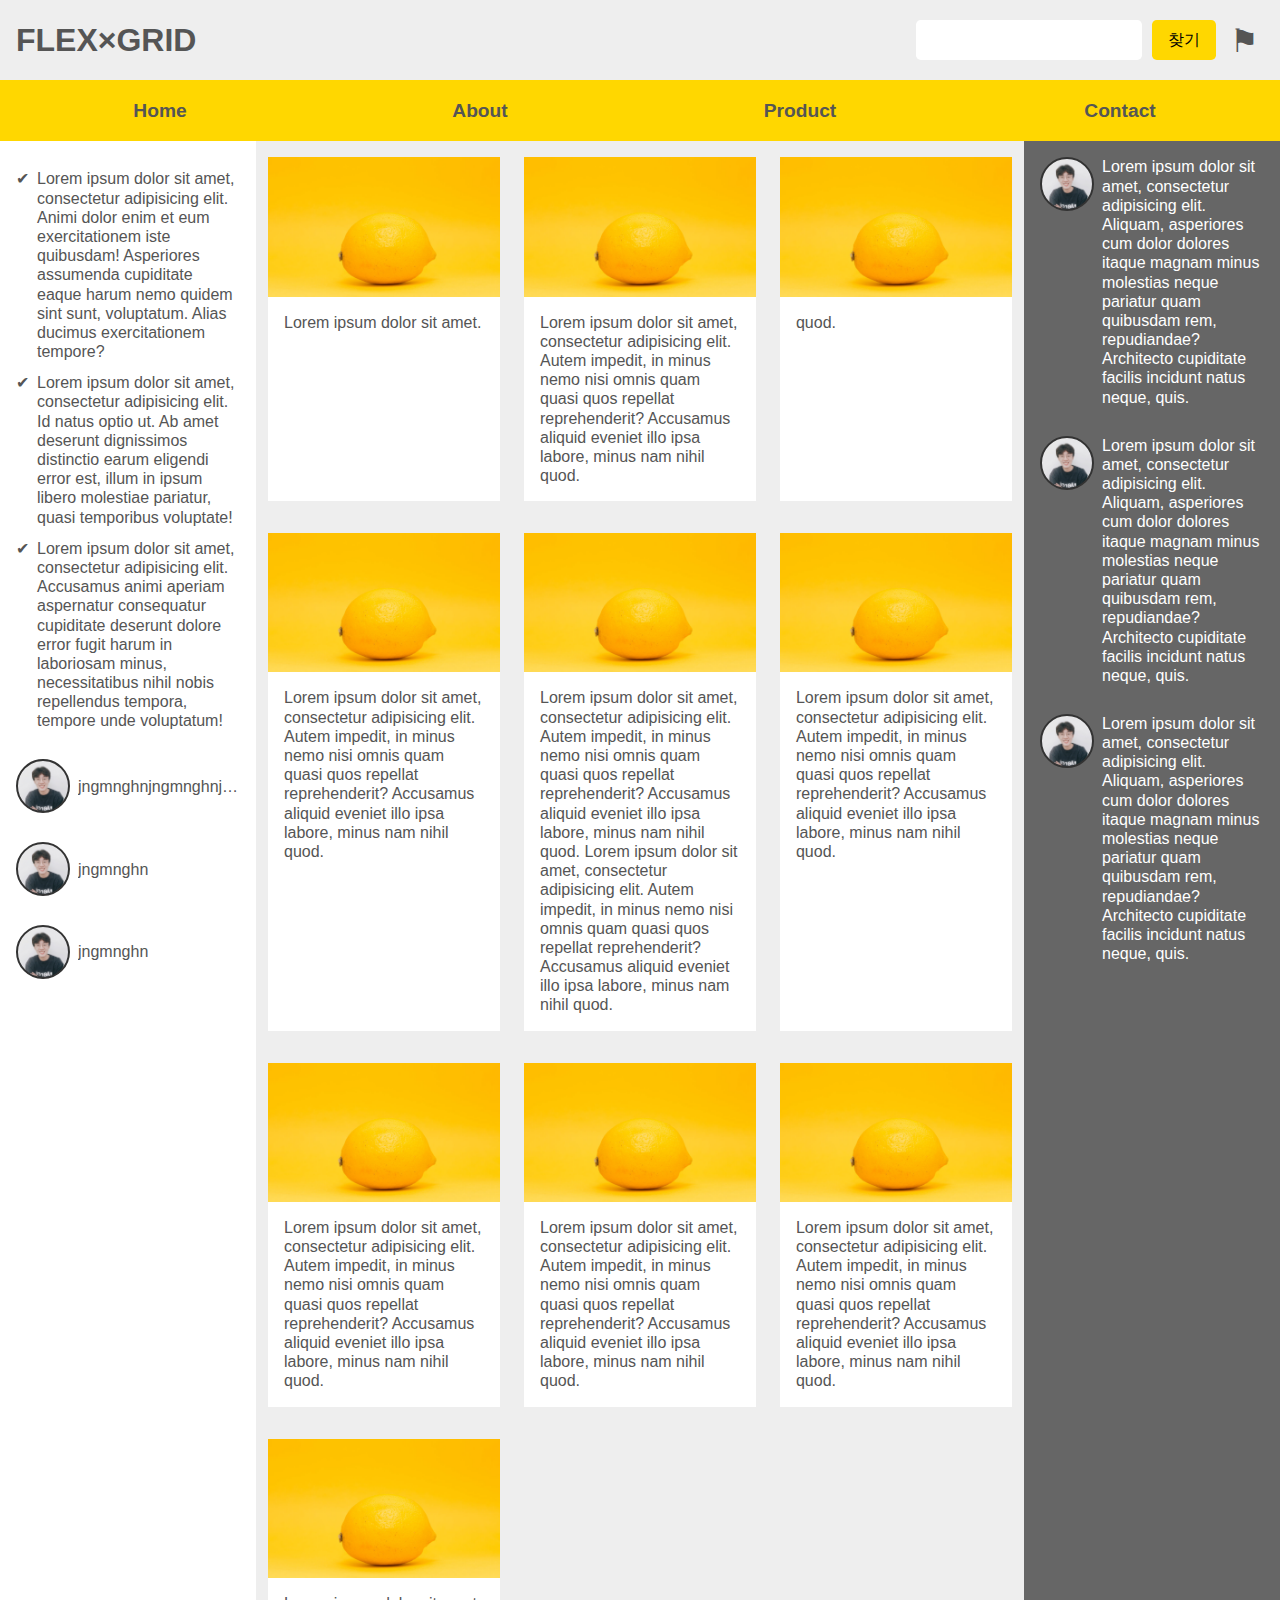
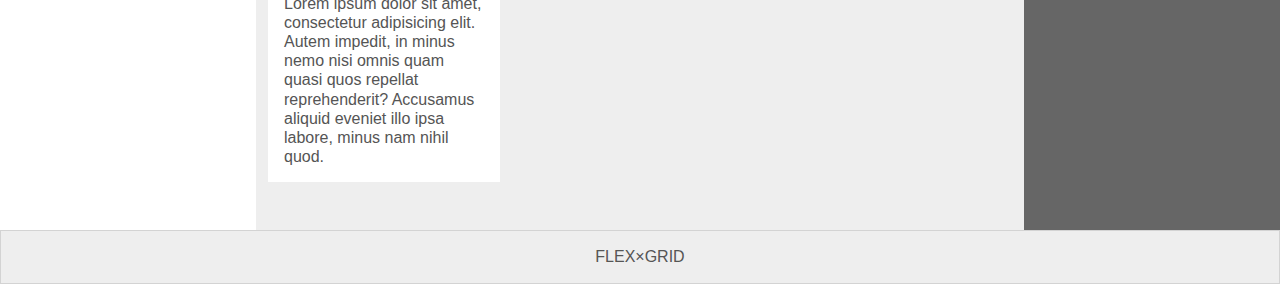
<file: index.html>
<!doctype html>
<html>
<head>
    <meta charset="UTF-8">
    <meta name="viewport"
          content="width=device-width, user-scalable=no, initial-scale=1.0, maximum-scale=1.0, minimum-scale=1.0">
    <meta http-equiv="X-UA-Compatible" content="ie=edge">
    <title>FLEX×GRID</title>
    <link rel="stylesheet" href="css/reset.css">
    <link rel="stylesheet" href="css/style.css">
<!--    <link rel="stylesheet" href="css/style-grid.css">-->
    <link rel="stylesheet" href="css/style-page.css">
<!--    <link rel="stylesheet" href="css/style-page-grid.css">-->
<!--    <link rel="stylesheet" href="css/style-page-area-grid.css">-->
</head>
<body>

<div class="page">
    <!-- modal -->
    <input type="checkbox" id="modal-switch">
    <label for="modal-switch">
        <span>modal 열고 닫기</span>
    </label>
    <div class="modal">
        <div class="dialog">
            Lorem ipsum dolor sit amet, consectetur adipisicing elit. Aut debitis fugit incidunt optio quidem quisquam
            repellat repellendus tempore ullam voluptatem? Amet distinctio doloremque explicabo fugit ipsum omnis quisquam
            quo totam.
        </div>
    </div>

    <!-- header -->
    <header class="header">
        <h1 class="website-title">FLEX×GRID</h1>
        <form action="" class="search-form">
            <input type="search">
            <input type="submit" value="찾기">
        </form>
        <!--        <div id="modal-switch">⚑</div>-->
    </header>
    <!-- menu -->
    <ul class="menu">
        <li class="menu-item">
            <a href="#" class="menu-link">Home</a>
        </li>
        <li class="menu-item">
            <a href="#" class="menu-link">About</a>
        </li>
        <li class="menu-item">
            <a href="#" class="menu-link">Product</a>
        </li>
        <li class="menu-item">
            <a href="#" class="menu-link">Contact</a>
        </li>
    </ul>
    <!-- primary -->
    <section class="primary">
        <ul class="card-list">
            <li class="card-item">
                <figure class="card-image" style="background-image: url('images/yellow.jpg')">
                    <img src="images/yellow.jpg" alt="yellow.jpg">
                </figure>
                <div class="card-desc">
                    Lorem ipsum dolor sit amet.
                </div>
            </li>
            <li class="card-item">
                <figure class="card-image" style="background-image: url('images/yellow.jpg')">
                    <img src="images/yellow.jpg" alt="yellow.jpg">
                </figure>
                <div class="card-desc">
                    Lorem ipsum dolor sit amet, consectetur adipisicing elit. Autem impedit, in minus nemo nisi omnis
                    quam quasi quos repellat reprehenderit? Accusamus aliquid eveniet illo ipsa labore, minus nam nihil
                    quod.
                </div>
            </li>
            <li class="card-item">
                <figure class="card-image" style="background-image: url('images/yellow.jpg')">
                    <img src="images/yellow.jpg" alt="yellow.jpg">
                </figure>
                <div class="card-desc">
                    quod.
                </div>
            </li>
            <li class="card-item">
                <figure class="card-image" style="background-image: url('images/yellow.jpg')">
                    <img src="images/yellow.jpg" alt="yellow.jpg">
                </figure>
                <div class="card-desc">
                    Lorem ipsum dolor sit amet, consectetur adipisicing elit. Autem impedit, in minus nemo nisi omnis
                    quam quasi quos repellat reprehenderit? Accusamus aliquid eveniet illo ipsa labore, minus nam nihil
                    quod.
                </div>
            </li>
            <li class="card-item">
                <figure class="card-image" style="background-image: url('images/yellow.jpg')">
                    <img src="images/yellow.jpg" alt="yellow.jpg">
                </figure>
                <div class="card-desc">
                    Lorem ipsum dolor sit amet, consectetur adipisicing elit. Autem impedit, in minus nemo nisi omnis
                    quam quasi quos repellat reprehenderit? Accusamus aliquid eveniet illo ipsa labore, minus nam nihil
                    quod.
                    Lorem ipsum dolor sit amet, consectetur adipisicing elit. Autem impedit, in minus nemo nisi omnis
                    quam quasi quos repellat reprehenderit? Accusamus aliquid eveniet illo ipsa labore, minus nam nihil
                    quod.
                </div>
            </li>
            <li class="card-item">
                <figure class="card-image" style="background-image: url('images/yellow.jpg')">
                    <img src="images/yellow.jpg" alt="yellow.jpg">
                </figure>
                <div class="card-desc">
                    Lorem ipsum dolor sit amet, consectetur adipisicing elit. Autem impedit, in minus nemo nisi omnis
                    quam quasi quos repellat reprehenderit? Accusamus aliquid eveniet illo ipsa labore, minus nam nihil
                    quod.
                </div>
            </li>
            <li class="card-item">
                <figure class="card-image" style="background-image: url('images/yellow.jpg')">
                    <img src="images/yellow.jpg" alt="yellow.jpg">
                </figure>
                <div class="card-desc">
                    Lorem ipsum dolor sit amet, consectetur adipisicing elit. Autem impedit, in minus nemo nisi omnis
                    quam quasi quos repellat reprehenderit? Accusamus aliquid eveniet illo ipsa labore, minus nam nihil
                    quod.
                </div>
            </li>
            <li class="card-item">
                <figure class="card-image" style="background-image: url('images/yellow.jpg')">
                    <img src="images/yellow.jpg" alt="yellow.jpg">
                </figure>
                <div class="card-desc">
                    Lorem ipsum dolor sit amet, consectetur adipisicing elit. Autem impedit, in minus nemo nisi omnis
                    quam quasi quos repellat reprehenderit? Accusamus aliquid eveniet illo ipsa labore, minus nam nihil
                    quod.
                </div>
            </li>
            <li class="card-item">
                <figure class="card-image" style="background-image: url('images/yellow.jpg')">
                    <img src="images/yellow.jpg" alt="yellow.jpg">
                </figure>
                <div class="card-desc">
                    Lorem ipsum dolor sit amet, consectetur adipisicing elit. Autem impedit, in minus nemo nisi omnis
                    quam quasi quos repellat reprehenderit? Accusamus aliquid eveniet illo ipsa labore, minus nam nihil
                    quod.
                </div>
            </li>
            <li class="card-item">
                <figure class="card-image" style="background-image: url('images/yellow.jpg')">
                    <img src="images/yellow.jpg" alt="yellow.jpg">
                </figure>
                <div class="card-desc">
                    Lorem ipsum dolor sit amet, consectetur adipisicing elit. Autem impedit, in minus nemo nisi omnis
                    quam quasi quos repellat reprehenderit? Accusamus aliquid eveniet illo ipsa labore, minus nam nihil
                    quod.
                </div>
            </li>

        </ul>
    </section>
    <!-- secondary-a -->
    <aside class="secondary secondary-a">
        <ul class="info-list">
            <li class="info-list-item">Lorem ipsum dolor sit amet, consectetur adipisicing elit. Animi dolor enim et eum
                exercitationem iste quibusdam! Asperiores assumenda cupiditate eaque harum nemo quidem sint sunt,
                voluptatum. Alias ducimus exercitationem tempore?
            </li>
            <li class="info-list-item">Lorem ipsum dolor sit amet, consectetur adipisicing elit. Id natus optio ut. Ab
                amet deserunt dignissimos distinctio earum eligendi error est, illum in ipsum libero molestiae pariatur,
                quasi temporibus voluptate!
            </li>
            <li class="info-list-item">Lorem ipsum dolor sit amet, consectetur adipisicing elit. Accusamus animi aperiam
                aspernatur consequatur cupiditate deserunt dolore error fugit harum in laboriosam minus, necessitatibus
                nihil nobis repellendus tempora, tempore unde voluptatum!
            </li>
        </ul>
        <ul class="user-list friend-list">
            <li class="user-item friend-item">
                <figure class="user-photo" style="background-image: url('images/profile.jpg')"></figure>
                <p class="user-name">jngmnghnjngmnghnjngmnghnjngmnghnjngmnghnjngmnghnjngmnghnjngmnghn</p>
            </li>
            <li class="user-item friend-item">
                <figure class="user-photo" style="background-image: url('images/profile.jpg')"></figure>
                <p class="user-name">jngmnghn</p>
            </li>
            <li class="user-item friend-item">
                <figure class="user-photo" style="background-image: url('images/profile.jpg')"></figure>
                <p class="user-name">jngmnghn</p>
            </li>
        </ul>
    </aside>
    <!-- secondary-b -->
    <aside class="secondary secondary-b">
        <ul class="user-list message-list">
            <li class="user-item message-item">
                <figure class="user-photo" style="background-image: url('images/profile.jpg')"></figure>
                <p class="message-content">Lorem ipsum dolor sit amet, consectetur adipisicing elit. Aliquam, asperiores
                    cum dolor dolores itaque magnam minus molestias neque pariatur quam quibusdam rem, repudiandae?
                    Architecto cupiditate facilis incidunt natus neque, quis.</p>
            </li>
            <li class="user-item message-item">
                <figure class="user-photo" style="background-image: url('images/profile.jpg')"></figure>
                <p class="message-content">Lorem ipsum dolor sit amet, consectetur adipisicing elit. Aliquam, asperiores
                    cum dolor dolores itaque magnam minus molestias neque pariatur quam quibusdam rem, repudiandae?
                    Architecto cupiditate facilis incidunt natus neque, quis.</p>
            </li>
            <li class="user-item message-item">
                <figure class="user-photo" style="background-image: url('images/profile.jpg')"></figure>
                <p class="message-content">Lorem ipsum dolor sit amet, consectetur adipisicing elit. Aliquam, asperiores
                    cum dolor dolores itaque magnam minus molestias neque pariatur quam quibusdam rem, repudiandae?
                    Architecto cupiditate facilis incidunt natus neque, quis.</p>
            </li>
        </ul>
    </aside>
    <!-- footer -->
    <footer class="footer">FLEX×GRID</footer>

</div>
</body>
</html>
</file>
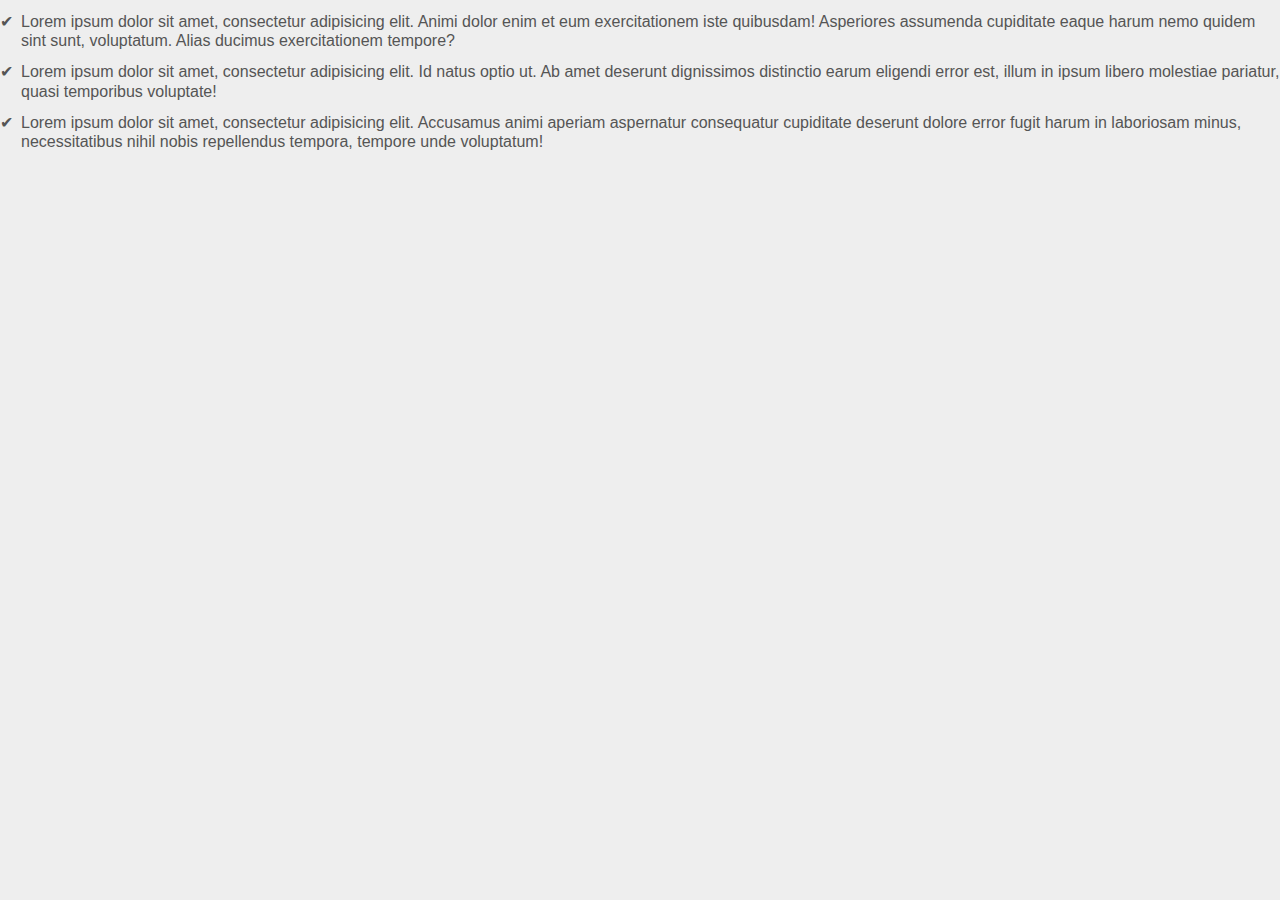
<file: components/bullet-list.html>
<!doctype html>
<html>
<head>
    <meta charset="UTF-8">
    <meta name="viewport"
          content="width=device-width, user-scalable=no, initial-scale=1.0, maximum-scale=1.0, minimum-scale=1.0">
    <meta http-equiv="X-UA-Compatible" content="ie=edge">
    <title>bullet list</title>
    <link rel="stylesheet" href="../css/reset.css">
    <link rel="stylesheet" href="../css/style.css">
</head>
<body>
<ul class="info-list">
    <li class="info-list-item">Lorem ipsum dolor sit amet, consectetur adipisicing elit. Animi dolor enim et eum exercitationem iste quibusdam! Asperiores assumenda cupiditate eaque harum nemo quidem sint sunt, voluptatum. Alias ducimus exercitationem tempore?</li>
    <li class="info-list-item">Lorem ipsum dolor sit amet, consectetur adipisicing elit. Id natus optio ut. Ab amet deserunt dignissimos distinctio earum eligendi error est, illum in ipsum libero molestiae pariatur, quasi temporibus voluptate!</li>
    <li class="info-list-item">Lorem ipsum dolor sit amet, consectetur adipisicing elit. Accusamus animi aperiam aspernatur consequatur cupiditate deserunt dolore error fugit harum in laboriosam minus, necessitatibus nihil nobis repellendus tempora, tempore unde voluptatum!</li>
</ul>
</body>
</html>
</file>
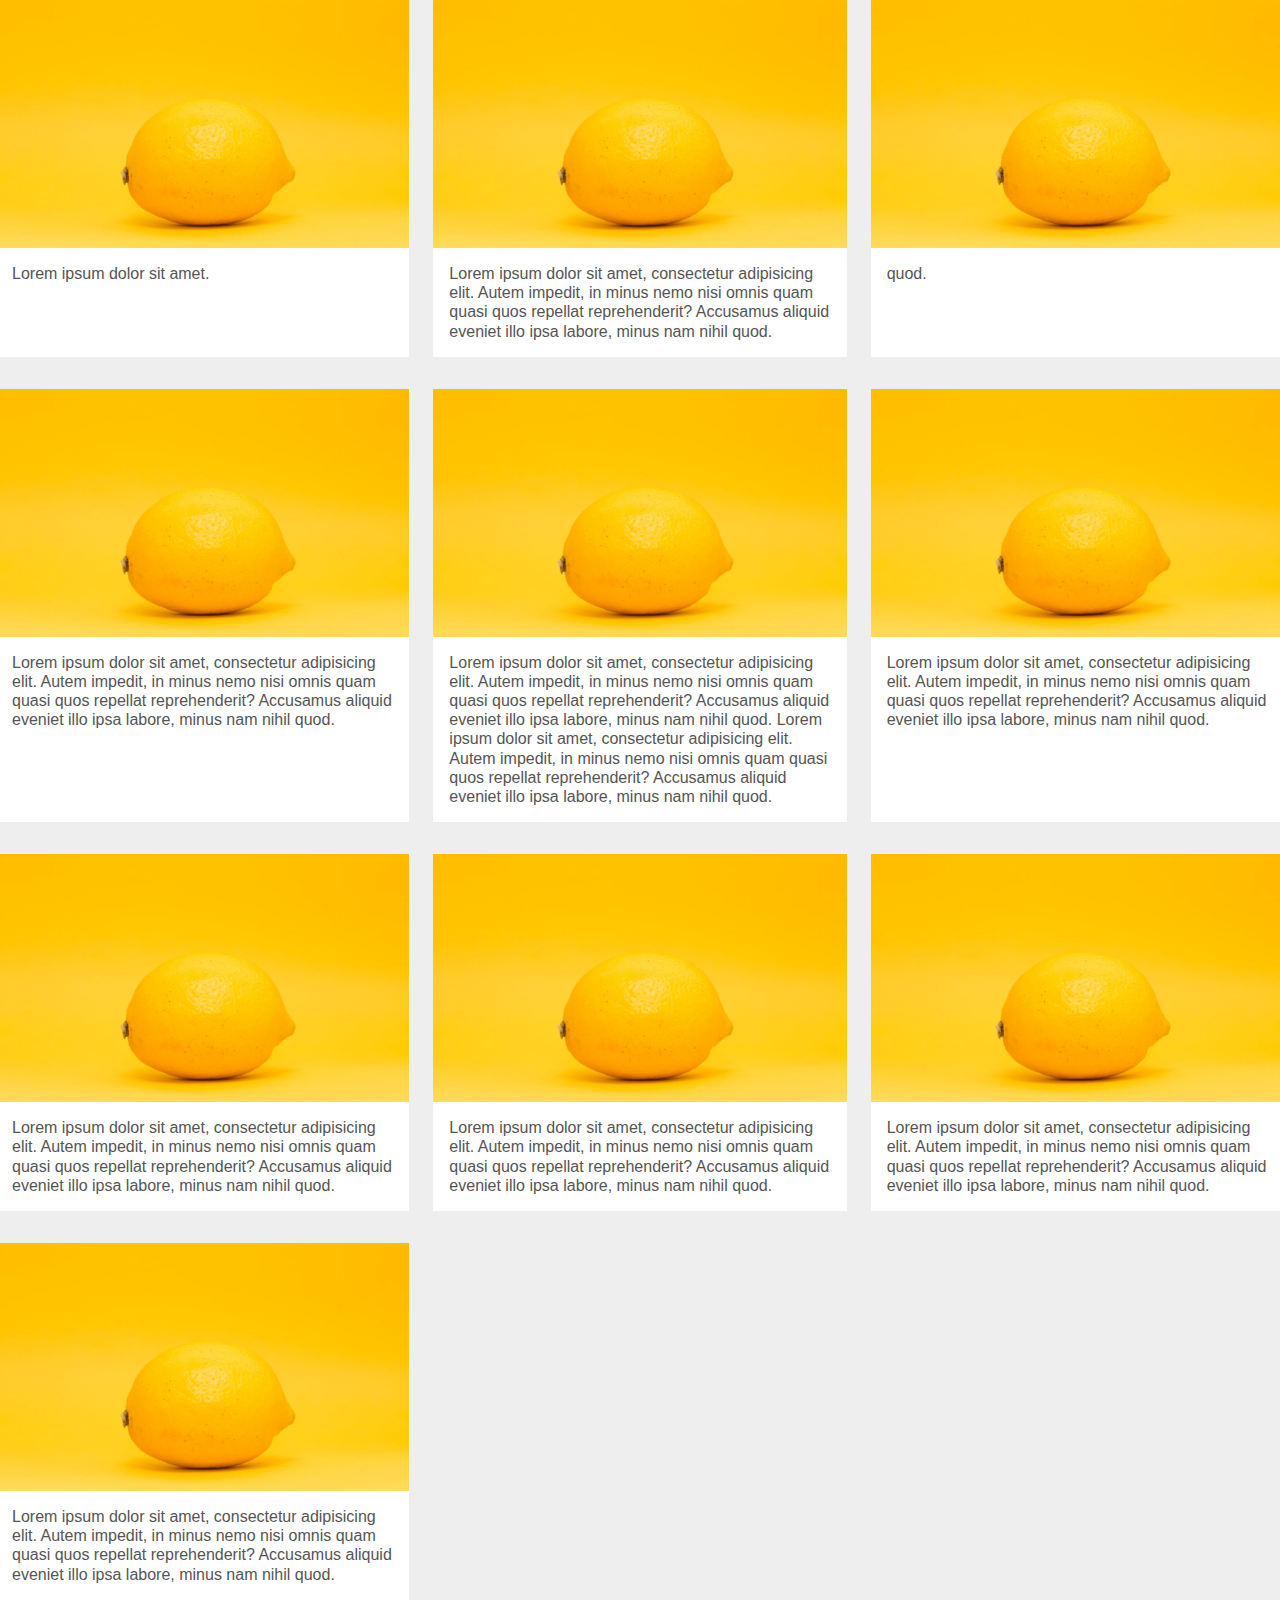
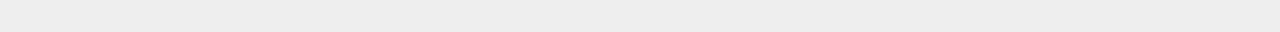
<file: components/card-list.html>
<!doctype html>
<html>
<head>
    <meta charset="UTF-8">
    <meta name="viewport"
          content="width=device-width, user-scalable=no, initial-scale=1.0, maximum-scale=1.0, minimum-scale=1.0">
    <meta http-equiv="X-UA-Compatible" content="ie=edge">
    <title>flex card list</title>
    <link rel="stylesheet" href="../css/reset.css">
    <link rel="stylesheet" href="../css/style.css">
</head>
<body>
<ul class="card-list">
    <li class="card-item">
        <figure class="card-image" style="background-image: url('../images/yellow.jpg')">
            <img src="../images/yellow.jpg" alt="yellow.jpg">
        </figure>
        <div class="card-desc">
            Lorem ipsum dolor sit amet.
        </div>
    </li>
    <li class="card-item">
        <figure class="card-image" style="background-image: url('../images/yellow.jpg')">
            <img src="../images/yellow.jpg" alt="yellow.jpg">
        </figure>
        <div class="card-desc">
            Lorem ipsum dolor sit amet, consectetur adipisicing elit. Autem impedit, in minus nemo nisi omnis quam quasi quos repellat reprehenderit? Accusamus aliquid eveniet illo ipsa labore, minus nam nihil quod.
        </div>
    </li>
    <li class="card-item">
        <figure class="card-image" style="background-image: url('../images/yellow.jpg')">
            <img src="../images/yellow.jpg" alt="yellow.jpg">
        </figure>
        <div class="card-desc">
            quod.
        </div>
    </li>
    <li class="card-item">
        <figure class="card-image" style="background-image: url('../images/yellow.jpg')">
            <img src="../images/yellow.jpg" alt="yellow.jpg">
        </figure>
        <div class="card-desc">
            Lorem ipsum dolor sit amet, consectetur adipisicing elit. Autem impedit, in minus nemo nisi omnis quam quasi quos repellat reprehenderit? Accusamus aliquid eveniet illo ipsa labore, minus nam nihil quod.
        </div>
    </li>
    <li class="card-item">
        <figure class="card-image" style="background-image: url('../images/yellow.jpg')">
            <img src="../images/yellow.jpg" alt="yellow.jpg">
        </figure>
        <div class="card-desc">
            Lorem ipsum dolor sit amet, consectetur adipisicing elit. Autem impedit, in minus nemo nisi omnis quam quasi quos repellat reprehenderit? Accusamus aliquid eveniet illo ipsa labore, minus nam nihil quod.
            Lorem ipsum dolor sit amet, consectetur adipisicing elit. Autem impedit, in minus nemo nisi omnis quam quasi quos repellat reprehenderit? Accusamus aliquid eveniet illo ipsa labore, minus nam nihil quod.
        </div>
    </li>
    <li class="card-item">
        <figure class="card-image" style="background-image: url('../images/yellow.jpg')">
            <img src="../images/yellow.jpg" alt="yellow.jpg">
        </figure>
        <div class="card-desc">
            Lorem ipsum dolor sit amet, consectetur adipisicing elit. Autem impedit, in minus nemo nisi omnis quam quasi quos repellat reprehenderit? Accusamus aliquid eveniet illo ipsa labore, minus nam nihil quod.
        </div>
    </li>
    <li class="card-item">
        <figure class="card-image" style="background-image: url('../images/yellow.jpg')">
            <img src="../images/yellow.jpg" alt="yellow.jpg">
        </figure>
        <div class="card-desc">
            Lorem ipsum dolor sit amet, consectetur adipisicing elit. Autem impedit, in minus nemo nisi omnis quam quasi quos repellat reprehenderit? Accusamus aliquid eveniet illo ipsa labore, minus nam nihil quod.
        </div>
    </li>
    <li class="card-item">
        <figure class="card-image" style="background-image: url('../images/yellow.jpg')">
            <img src="../images/yellow.jpg" alt="yellow.jpg">
        </figure>
        <div class="card-desc">
            Lorem ipsum dolor sit amet, consectetur adipisicing elit. Autem impedit, in minus nemo nisi omnis quam quasi quos repellat reprehenderit? Accusamus aliquid eveniet illo ipsa labore, minus nam nihil quod.
        </div>
    </li>
    <li class="card-item">
        <figure class="card-image" style="background-image: url('../images/yellow.jpg')">
            <img src="../images/yellow.jpg" alt="yellow.jpg">
        </figure>
        <div class="card-desc">
            Lorem ipsum dolor sit amet, consectetur adipisicing elit. Autem impedit, in minus nemo nisi omnis quam quasi quos repellat reprehenderit? Accusamus aliquid eveniet illo ipsa labore, minus nam nihil quod.
        </div>
    </li>
    <li class="card-item">
        <figure class="card-image" style="background-image: url('../images/yellow.jpg')">
            <img src="../images/yellow.jpg" alt="yellow.jpg">
        </figure>
        <div class="card-desc">
            Lorem ipsum dolor sit amet, consectetur adipisicing elit. Autem impedit, in minus nemo nisi omnis quam quasi quos repellat reprehenderit? Accusamus aliquid eveniet illo ipsa labore, minus nam nihil quod.
        </div>
    </li>

</ul>
</body>
</html>
</file>
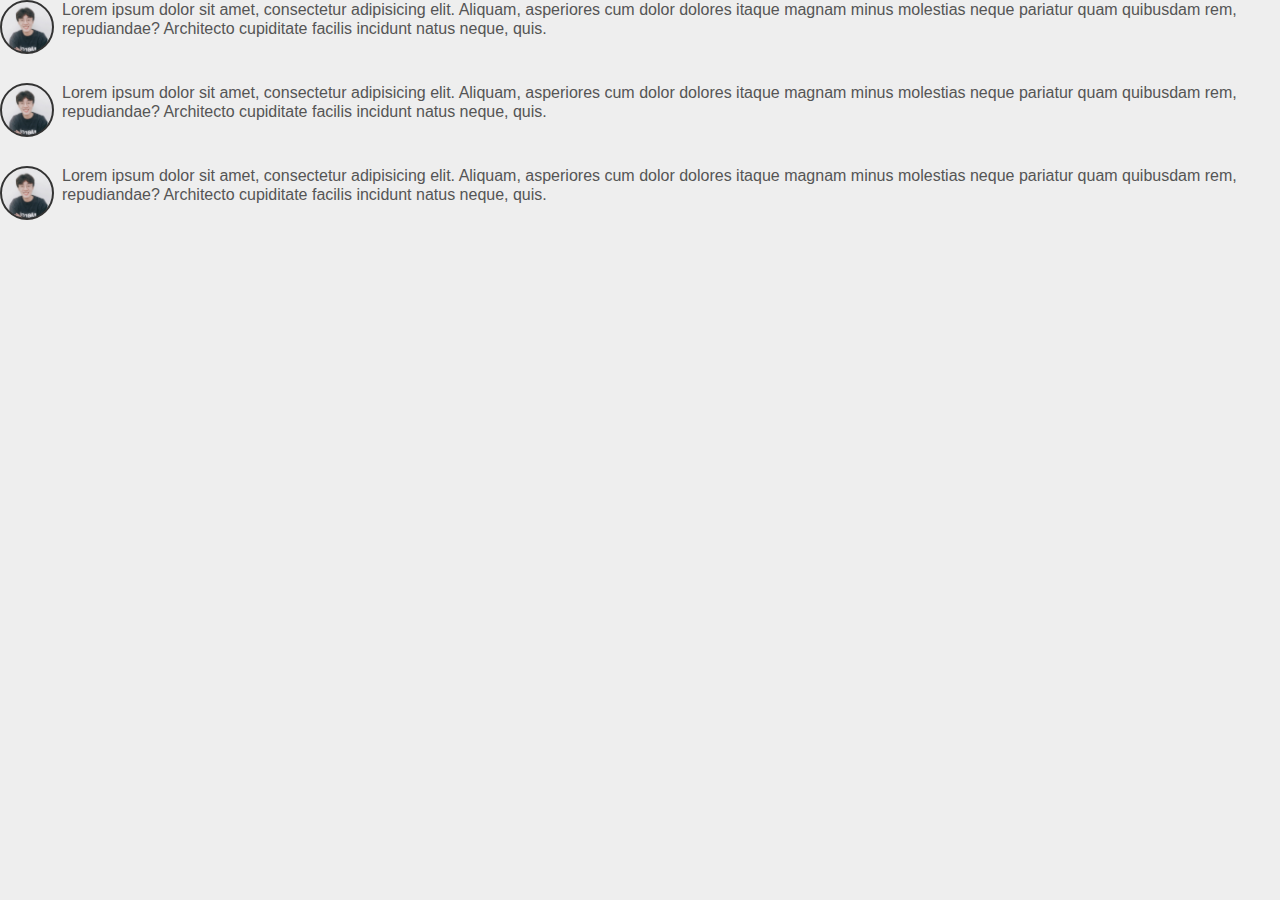
<file: components/message-list.html>
<!doctype html>
<html>
<head>
    <meta charset="UTF-8">
    <meta name="viewport"
          content="width=device-width, user-scalable=no, initial-scale=1.0, maximum-scale=1.0, minimum-scale=1.0">
    <meta http-equiv="X-UA-Compatible" content="ie=edge">
    <title>flex message-list</title>
    <link rel="stylesheet" href="../css/reset.css">
    <link rel="stylesheet" href="../css/style.css">
</head>
<body>
<ul class="user-list message-list">
    <li class="user-item message-item">
        <figure class="user-photo" style="background-image: url('../images/profile.jpg')"></figure>
        <p class="message-content">Lorem ipsum dolor sit amet, consectetur adipisicing elit. Aliquam, asperiores cum dolor dolores itaque magnam minus molestias neque pariatur quam quibusdam rem, repudiandae? Architecto cupiditate facilis incidunt natus neque, quis.</p>
    </li>
    <li class="user-item message-item">
        <figure class="user-photo" style="background-image: url('../images/profile.jpg')"></figure>
        <p class="message-content">Lorem ipsum dolor sit amet, consectetur adipisicing elit. Aliquam, asperiores cum dolor dolores itaque magnam minus molestias neque pariatur quam quibusdam rem, repudiandae? Architecto cupiditate facilis incidunt natus neque, quis.</p>
    </li>
    <li class="user-item message-item">
        <figure class="user-photo" style="background-image: url('../images/profile.jpg')"></figure>
        <p class="message-content">Lorem ipsum dolor sit amet, consectetur adipisicing elit. Aliquam, asperiores cum dolor dolores itaque magnam minus molestias neque pariatur quam quibusdam rem, repudiandae? Architecto cupiditate facilis incidunt natus neque, quis.</p>
    </li>
</ul>
</body>
</html>
</file>
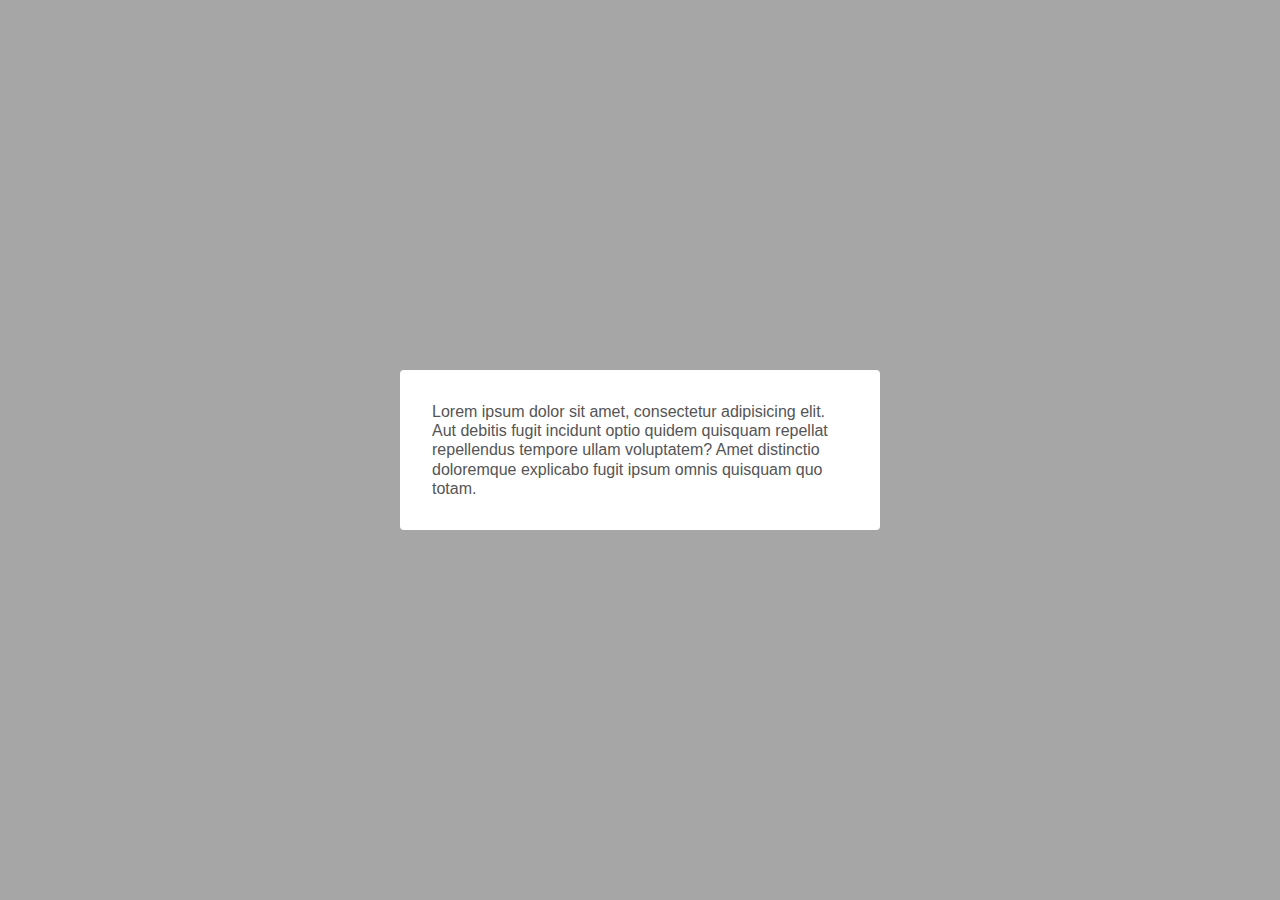
<file: components/modal.html>
<!doctype html>
<html>
<head>
    <meta charset="UTF-8">
    <meta name="viewport"
          content="width=device-width, user-scalable=no, initial-scale=1.0, maximum-scale=1.0, minimum-scale=1.0">
    <meta http-equiv="X-UA-Compatible" content="ie=edge">
    <title>flex modal</title>
    <link rel="stylesheet" href="../css/reset.css">
    <link rel="stylesheet" href="../css/style.css">
</head>
<body>
<div class="modal">
    <div class="dialog">
        Lorem ipsum dolor sit amet, consectetur adipisicing elit. Aut debitis fugit incidunt optio quidem quisquam repellat repellendus tempore ullam voluptatem? Amet distinctio doloremque explicabo fugit ipsum omnis quisquam quo totam.
    </div>
</div>
</body>
</html>
</file>
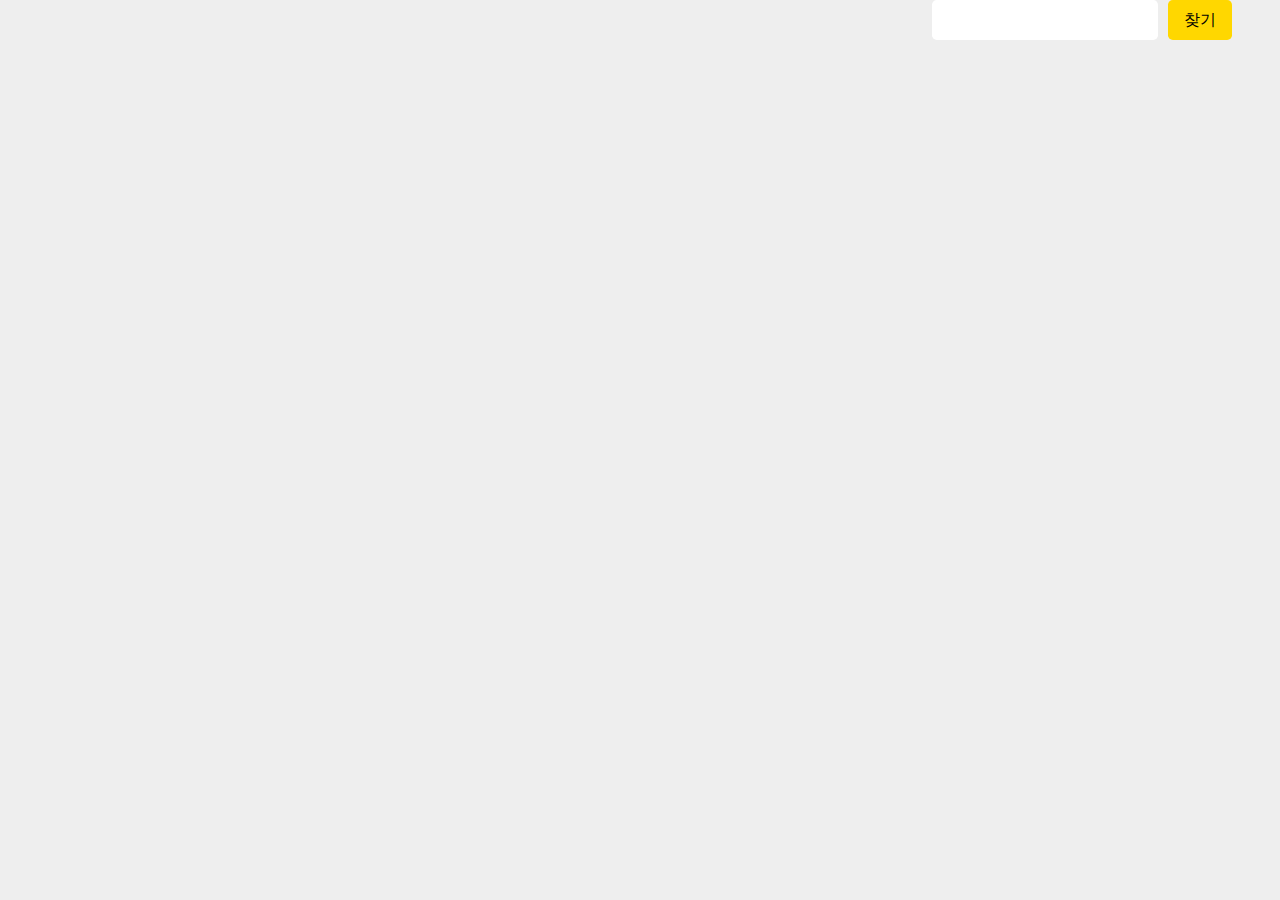
<file: components/serach.html>
<!doctype html>
<html>
<head>
    <meta charset="UTF-8">
    <meta name="viewport"
          content="width=device-width, user-scalable=no, initial-scale=1.0, maximum-scale=1.0, minimum-scale=1.0">
    <meta http-equiv="X-UA-Compatible" content="ie=edge">
    <title>flex search</title>
    <link rel="stylesheet" href="../css/reset.css">
    <link rel="stylesheet" href="../css/style.css">
</head>
<body>
<form action="" class="search-form">
    <input type="search">
    <input type="submit" value="찾기">
</form>
</body>
</html>
</file>
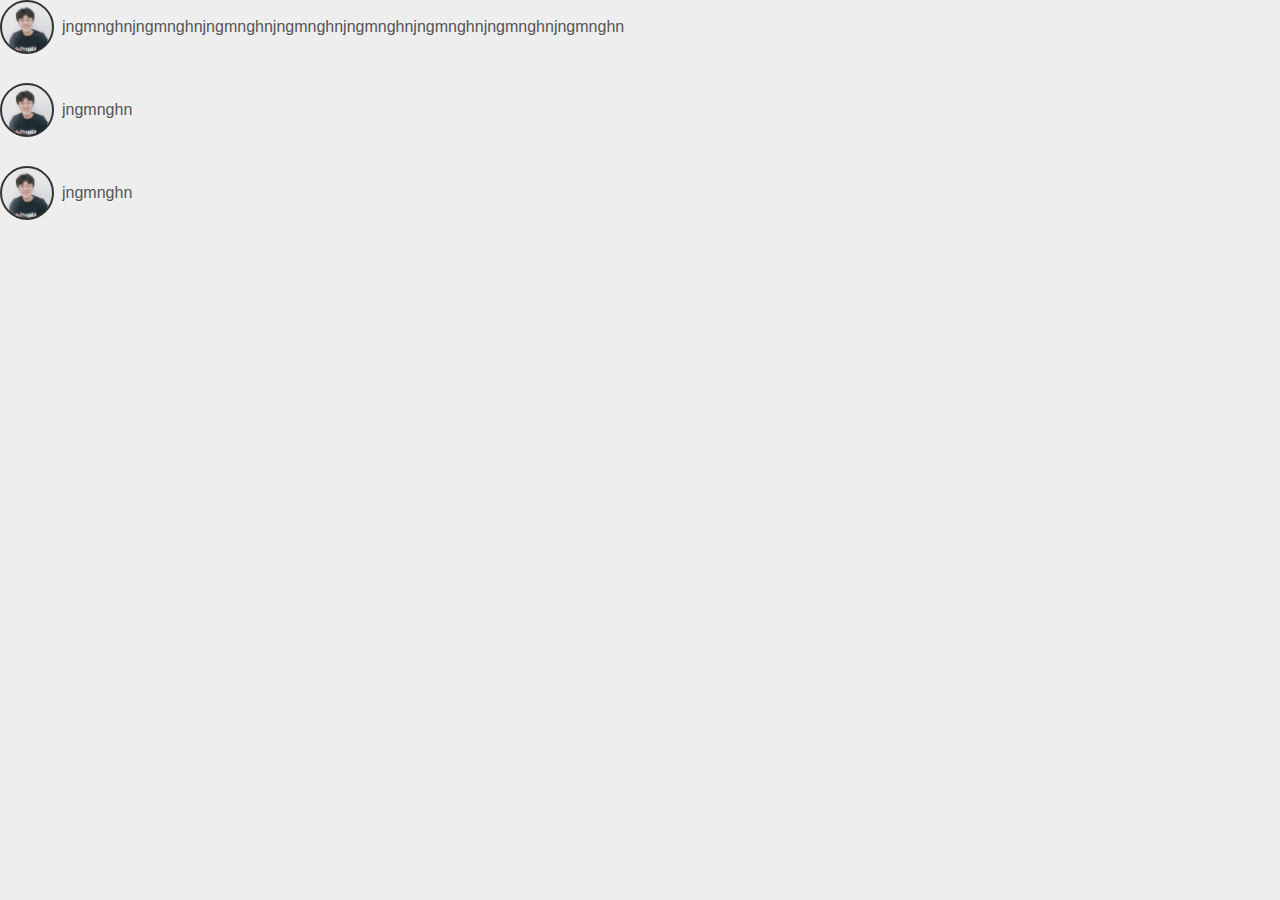
<file: components/user-list.html>
<!doctype html>
<html>
<head>
    <meta charset="UTF-8">
    <meta name="viewport"
          content="width=device-width, user-scalable=no, initial-scale=1.0, maximum-scale=1.0, minimum-scale=1.0">
    <meta http-equiv="X-UA-Compatible" content="ie=edge">
    <title>flex user list</title>
    <link rel="stylesheet" href="../css/reset.css">
    <link rel="stylesheet" href="../css/style.css">
</head>
<body>
<ul class="user-list friend-list">
    <li class="user-item friend-item">
        <figure class="user-photo" style="background-image: url('../images/profile.jpg')"></figure>
        <p class="user-name">jngmnghnjngmnghnjngmnghnjngmnghnjngmnghnjngmnghnjngmnghnjngmnghn</p>
    </li>
    <li class="user-item friend-item">
        <figure class="user-photo" style="background-image: url('../images/profile.jpg')"></figure>
        <p class="user-name">jngmnghn</p>
    </li>
    <li class="user-item friend-item">
        <figure class="user-photo" style="background-image: url('../images/profile.jpg')"></figure>
        <p class="user-name">jngmnghn</p>
    </li>
</ul>
</body>
</html>
</file>
<file: css/style.css>
body {
    background-color: #eee;
}

/*menu*/
.menu {
    display: flex;
}

.menu-item {
    background-color: gold;
    width: 25%;
    /*flex-grow: 1;*/
}

.menu-item:hover {
    background-color: crimson;
    width: 35%;
    transition: 0.5s;
    /*flex-grow: 1.5;*/ /* 이렇게 해도 되지만, IE... */
}

.menu-link {
    display: block;
    padding: 1em;
    font-size: 14px;
    font-weight: bold;
    color: #555;
    text-decoration: none;
    text-align: center;
}

.menu-link:hover {
    color: white;
    transition: 0.5s;
}

/*search*/
.search-form {
    display: none;
    height: 40px;
    width: 300px;
    max-width: 50%;
    margin-left: auto;
    margin-right: 3rem;
}

.search-form input[type='search'] {
    flex: 1;
    font-size: 1rem;
    border: 0;
    border-radius: 0.3em;
    margin-right: 10px;

    outline: none;
}

.search-form input[type='submit'] {
    width: 4em;
    font-size: 1rem;
    border: 0;
    border-radius: 0.3em;
    background-color: gold;
}

/*bullet-list*/
.info-list {
    margin-bottom: 1.8em;
}
.info-list-item {
    display: flex;
    margin: 0.75em 0;
}
.info-list-item:before {
    content: '✔';
    margin-right: 0.5em;
}

/*message-list*/
.user-item {
    display: flex;
    margin-bottom: 1.8em;
}
.user-photo {
    width: 50px;
    height: 50px;
    border: 2px solid #333;
    border-radius: 50%;
    background-color: gold;
    background-repeat: no-repeat;
    background-position: center;
    background-size: cover;
    flex-shrink: 0;
    margin-right: 0.5em;
}

/*user-list*/
.user-name {
    overflow: hidden;
    text-overflow: ellipsis;
    white-space: nowrap;
}
.friend-item {
    align-items: center;
}

/*modal*/
.modal {
    display: flex;
    justify-content: center;
    align-items: center;
    position: fixed;
    left: 0;
    right: 0;
    top: 0;
    bottom: 0;
    background-color: rgba(0,0,0,0.3);
}

.dialog {
    width: 480px;
    padding: 2em;
    border-radius: 4px;
    background-color: white;
}

/*card-list*/
.card-item {
    display: flex;
    flex-direction: column;
    margin-bottom: 2rem;
}
.card-image {
    background-color: lightgray;
    height: 0;
    padding-bottom: 60%;
    background-repeat: no-repeat;
    background-position: center;
    background-size: cover;
}
.card-image img {
    display: none;
}

.card-desc {
    flex: 1 1 auto;
    padding: 1em;
    background-color: white;
}

@media (min-width: 600px) {
    .search-form {
        display: flex;
    }
    .card-list {
        display: flex;
        flex-wrap: wrap;
        margin: 0 -1rem;
    }
    .card-item {
        width: 50%;
        padding: 0 12px;
    }
    .menu-link {
        font-size: 1.2rem;
    }
}

@media (min-width: 1200px) {
    .card-item {
        width: 33.33333%;
    }
}
</file>
<file: css/style-grid.css>
body {
    background-color: #eee;
}

/*menu*/
.menu {
    display: flex;
}

.menu-item {
    background-color: gold;
    width: 25%;
    /*flex-grow: 1;*/
}

.menu-item:hover {
    background-color: crimson;
    width: 35%;
    transition: 0.5s;
    /*flex-grow: 1.5;*/ /* 이렇게 해도 되지만, IE... */
}

.menu-link {
    display: block;
    padding: 1em;
    font-size: 14px;
    font-weight: bold;
    color: #555;
    text-decoration: none;
    text-align: center;
}

.menu-link:hover {
    color: white;
    transition: 0.5s;
}

/*search*/
.search-form {
    display: none;
    height: 40px;
    width: 300px;
    max-width: 50%;
    margin-left: auto;
    margin-right: 3rem;
}

.search-form input[type='search'] {
    flex: 1;
    font-size: 1rem;
    border: 0;
    border-radius: 0.3em;
    margin-right: 10px;

    outline: none;
}

.search-form input[type='submit'] {
    width: 4em;
    font-size: 1rem;
    border: 0;
    border-radius: 0.3em;
    background-color: gold;
}

/*bullet-list*/
.info-list {
    margin-bottom: 1.8em;
}
.info-list-item {
    display: flex;
    margin: 0.75em 0;
}
.info-list-item:before {
    content: '✔';
    margin-right: 0.5em;
}

/*message-list*/
.user-item {
    display: flex;
    margin-bottom: 1.8em;
}
.user-photo {
    width: 50px;
    height: 50px;
    border: 2px solid #333;
    border-radius: 50%;
    background-color: gold;
    background-repeat: no-repeat;
    background-position: center;
    background-size: cover;
    flex-shrink: 0;
    margin-right: 0.5em;
}

/*user-list*/
.user-name {
    overflow: hidden;
    text-overflow: ellipsis;
    white-space: nowrap;
}
.friend-item {
    align-items: center;
}

/*modal*/
.modal {
    display: flex;
    justify-content: center;
    align-items: center;
    position: fixed;
    left: 0;
    right: 0;
    top: 0;
    bottom: 0;
    background-color: rgba(0,0,0,0.3);
}

.dialog {
    width: 480px;
    padding: 2em;
    border-radius: 4px;
    background-color: white;
}

/*card-list*/
.card-list {
    display: grid;
    grid-template-columns: repeat(auto-fill, minmax(300px, auto));
    gap: 2%;
}
.card-item {
    display: flex;
    flex-direction: column;
    /*margin-bottom: 2rem;*/
}
.card-image {
    background-color: lightgray;
    height: 0;
    padding-bottom: 60%;
    background-repeat: no-repeat;
    background-position: center;
    background-size: cover;
}
.card-image img {
    display: none;
}

.card-desc {
    flex: 1 1 auto;
    padding: 1em;
    background-color: white;
}

@media (min-width: 600px) {
    .search-form {
        display: flex;
    }
}
</file>
<file: css/style-page.css>
.header {
    display: flex;
    align-items: center;
    /*justify-content: space-between;*/
    height: 80px;
    padding: 0 1rem;
}
/*.search-form {*/
/*    width: 300px;*/
/*    max-width: 60%;*/
/*    margin-left: auto;*/
/*}*/
.primary {
    padding: 1rem;
}
.secondary {
    padding: 1rem;
}
.secondary-a {
    background-color: white;
}
.secondary-b {
    color: white;
    background-color: #666;
}

.footer {
    padding: 1rem;
    text-align: center;
}

.modal {
    display: none;
}

#modal-switch {
    font-size: 2rem;
}

#modal-switch:checked ~ .modal {
    display: flex;
}
label[for='modal-switch'] {
    display: flex;
    align-items: center;
    justify-content: center;
    position: absolute;
    top: 1.3rem;
    right: 1rem;
    width: 40px;
    height: 40px;

}
label[for='modal-switch']:before {
    content: '⚑';
    font-size: 2em;
    z-index: 999;
}
#modal-switch:checked ~ label[for='modal-switch']:before {
    color: gold;
}

#modal-switch,
label[for='modal-switch'] span {
    overflow: hidden;
    position: absolute;
    width: 1px;
    height: 1px;
    opacity: 0;
}

@media (min-width: 1024px) {
    .page {
        display: flex;
        flex-wrap: wrap;
    }
    .header {
        width: 100%;
    }
    .menu {
        width: 100%;
    }
    .secondary {
        width: 20%;
    }
    .secondary-a {
        order: 1;
    }
    .secondary-b {
        order: 3;
    }
    .primary {
        width: 60%;
        order: 2;
    }
    .footer {
        order: 4;
        width: 100%;
        border: 1px solid lightgray;
    }
}

@media (min-width: 1400px) {
    .primary {
        width: calc(100% - 600px);
        /*flex: 1 1 auto;*/
    }
    .secondary {
        width: 300px;
    }

}
</file>
<file: css/style-page-grid.css>
.header {
    display: flex;
    align-items: center;
    height: 80px;
    padding: 0 1rem;
}
.primary {
    padding: 1rem;
}
.secondary {
    padding: 1rem;
}
.secondary-a {
    background-color: white;
}
.secondary-b {
    color: white;
    background-color: #666;
}

.footer {
    padding: 1rem;
    text-align: center;
}

.modal {
    display: none;
}

#modal-switch {
    font-size: 2rem;
}

#modal-switch:checked ~ .modal {
    display: flex;
}
label[for='modal-switch'] {
    display: flex;
    align-items: center;
    justify-content: center;
    position: absolute;
    top: 1.3rem;
    right: 1rem;
    width: 40px;
    height: 40px;

}
label[for='modal-switch']:before {
    content: '⚑';
    font-size: 2em;
    z-index: 999;
}
#modal-switch:checked ~ label[for='modal-switch']:before {
    color: gold;
}

#modal-switch,
label[for='modal-switch'] span {
    overflow: hidden;
    position: absolute;
    width: 1px;
    height: 1px;
    opacity: 0;
}

@media (min-width: 1024px) {
    .page {
        display: grid;
        grid-template-columns: 20% auto 20%;
    }
    .header {
        grid-column: 1 / 4;
        grid-row: 1 / 2;
    }
    .menu {
        grid-column: 1 / 4;
        grid-row: 2 / 3;
    }
    .secondary-a {
        grid-column: 1 / 2;
        grid-row: 3 / 4;
    }
    .secondary-b {
        grid-column: 3 / 4;
        grid-row: 3 / 4;
    }
    .primary {
        grid-column: 2 / 3;
        grid-row: 3 / 4;
    }
    .footer {
        border: 1px solid lightgray;
        grid-column: 1 / 4;
        grid-row: 4 / 5;
    }
}

@media (min-width: 1400px) {
    .page {
        grid-template-columns: 300px auto 300px;
    }
}
</file>
<file: css/style-page-area-grid.css>
.header {
    display: flex;
    align-items: center;
    height: 80px;
    padding: 0 1rem;
}
.primary {
    padding: 1.2rem;
    overflow: hidden auto;
}
.secondary {
    padding: 1rem;
}
.secondary-a {
    background-color: white;
}
.secondary-b {
    color: white;
    background-color: #666;
}

.footer {
    padding: 1rem;
    text-align: center;
}

.modal {
    display: none;
}

#modal-switch {
    font-size: 2rem;
}

#modal-switch:checked ~ .modal {
    display: flex;
}
label[for='modal-switch'] {
    display: flex;
    align-items: center;
    justify-content: center;
    position: absolute;
    top: 1.3rem;
    right: 1rem;
    width: 40px;
    height: 40px;

}
label[for='modal-switch']:before {
    content: '⚑';
    font-size: 2em;
    z-index: 999;
}
#modal-switch:checked ~ label[for='modal-switch']:before {
    color: gold;
}

#modal-switch,
label[for='modal-switch'] span {
    overflow: hidden;
    position: absolute;
    width: 1px;
    height: 1px;
    opacity: 0;
}

@media (min-width: 1024px) {
    .page {
        display: grid;
        grid-template-columns: 20% auto 20%;
        grid-template-areas:
                "header header header"
                "menu menu menu"
                "secondary-a primary secondary-b"
                "footer footer footer";
    }
    .header {
        grid-area: header;
    }
    .menu {
        grid-area: menu;
    }
    .secondary-a {
        grid-area: secondary-a;
    }
    .secondary-b {
        grid-area: secondary-b;
    }
    .primary {
        grid-area: primary;
    }
    .footer {
        border: 1px solid lightgray;
        grid-area: footer;
    }
}

@media (min-width: 1400px) {
    .page {
        grid-template-columns: 300px auto 300px;
    }
}
</file>
